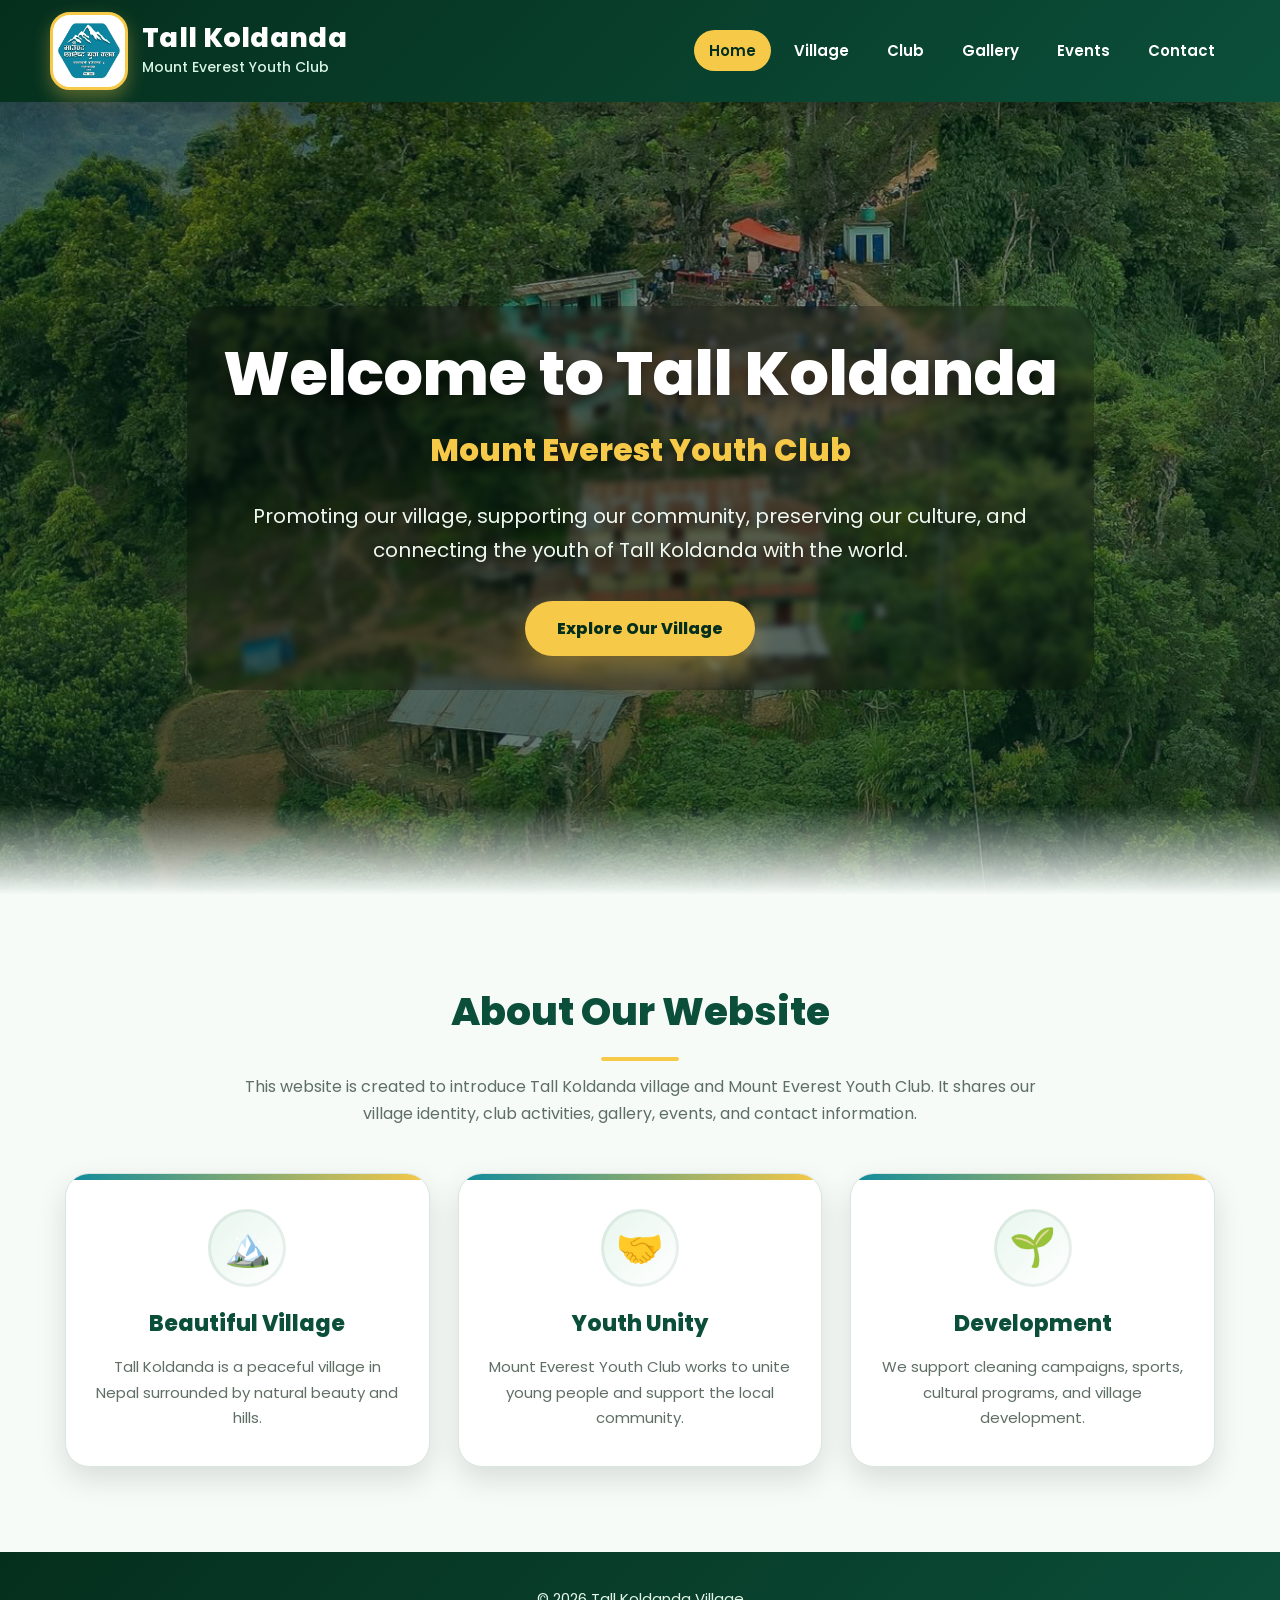
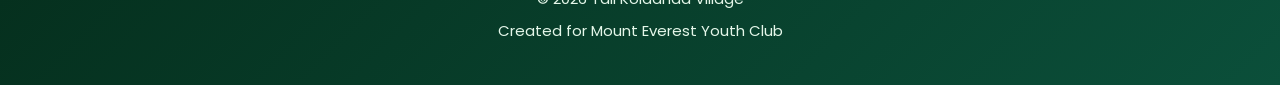
<file: index.html>
<!DOCTYPE html>
<html lang="en">
<head>
  <meta charset="UTF-8">
  <meta name="viewport" content="width=device-width, initial-scale=1.0">
  <title>Tall Koldanda | Home</title>
  <link rel="stylesheet" href="style.css">
</head>
<body>

<header>
  <div class="navbar">
    <div class="logo-box">
      <img src="logo.jpeg" alt="Mount Everest Youth Club Logo" class="logo-img">

      <div class="logo-text">
        <h1>Tall Koldanda</h1>
        <p>Mount Everest Youth Club</p>
      </div>
    </div>

    <nav>
      <ul>
        <li><a href="index.html" class="active">Home</a></li>
        <li><a href="about.html">Village</a></li>
        <li><a href="club.html">Club</a></li>
        <li><a href="gallery.html">Gallery</a></li>
        <li><a href="events.html">Events</a></li>
        <li><a href="contact.html">Contact</a></li>
      </ul>
    </nav>
  </div>
</header>

<section class="hero">
  <div class="hero-content">
    <h2>Welcome to Tall Koldanda</h2>
    <h3>Mount Everest Youth Club</h3>
    <p>
      Promoting our village, supporting our community, preserving our culture,
      and connecting the youth of Tall Koldanda with the world.
    </p>
    <a href="about.html" class="btn">Explore Our Village</a>
  </div>
</section>

<section>
  <div class="section-title">
    <h2>About Our Website</h2>
    <p>
      This website is created to introduce Tall Koldanda village and Mount Everest Youth Club.
      It shares our village identity, club activities, gallery, events, and contact information.
    </p>
  </div>

  <div class="cards">
    <div class="card">
      <div class="icon">🏔️</div>
      <h3>Beautiful Village</h3>
      <p>Tall Koldanda is a peaceful village in Nepal surrounded by natural beauty and hills.</p>
    </div>

    <div class="card">
      <div class="icon">🤝</div>
      <h3>Youth Unity</h3>
      <p>Mount Everest Youth Club works to unite young people and support the local community.</p>
    </div>

    <div class="card">
      <div class="icon">🌱</div>
      <h3>Development</h3>
      <p>We support cleaning campaigns, sports, cultural programs, and village development.</p>
    </div>
  </div>
</section>

<footer>
  <p>&copy; 2026 Tall Koldanda Village</p>
  <p>Created for Mount Everest Youth Club</p>
</footer>

</body>
</html>
</file>
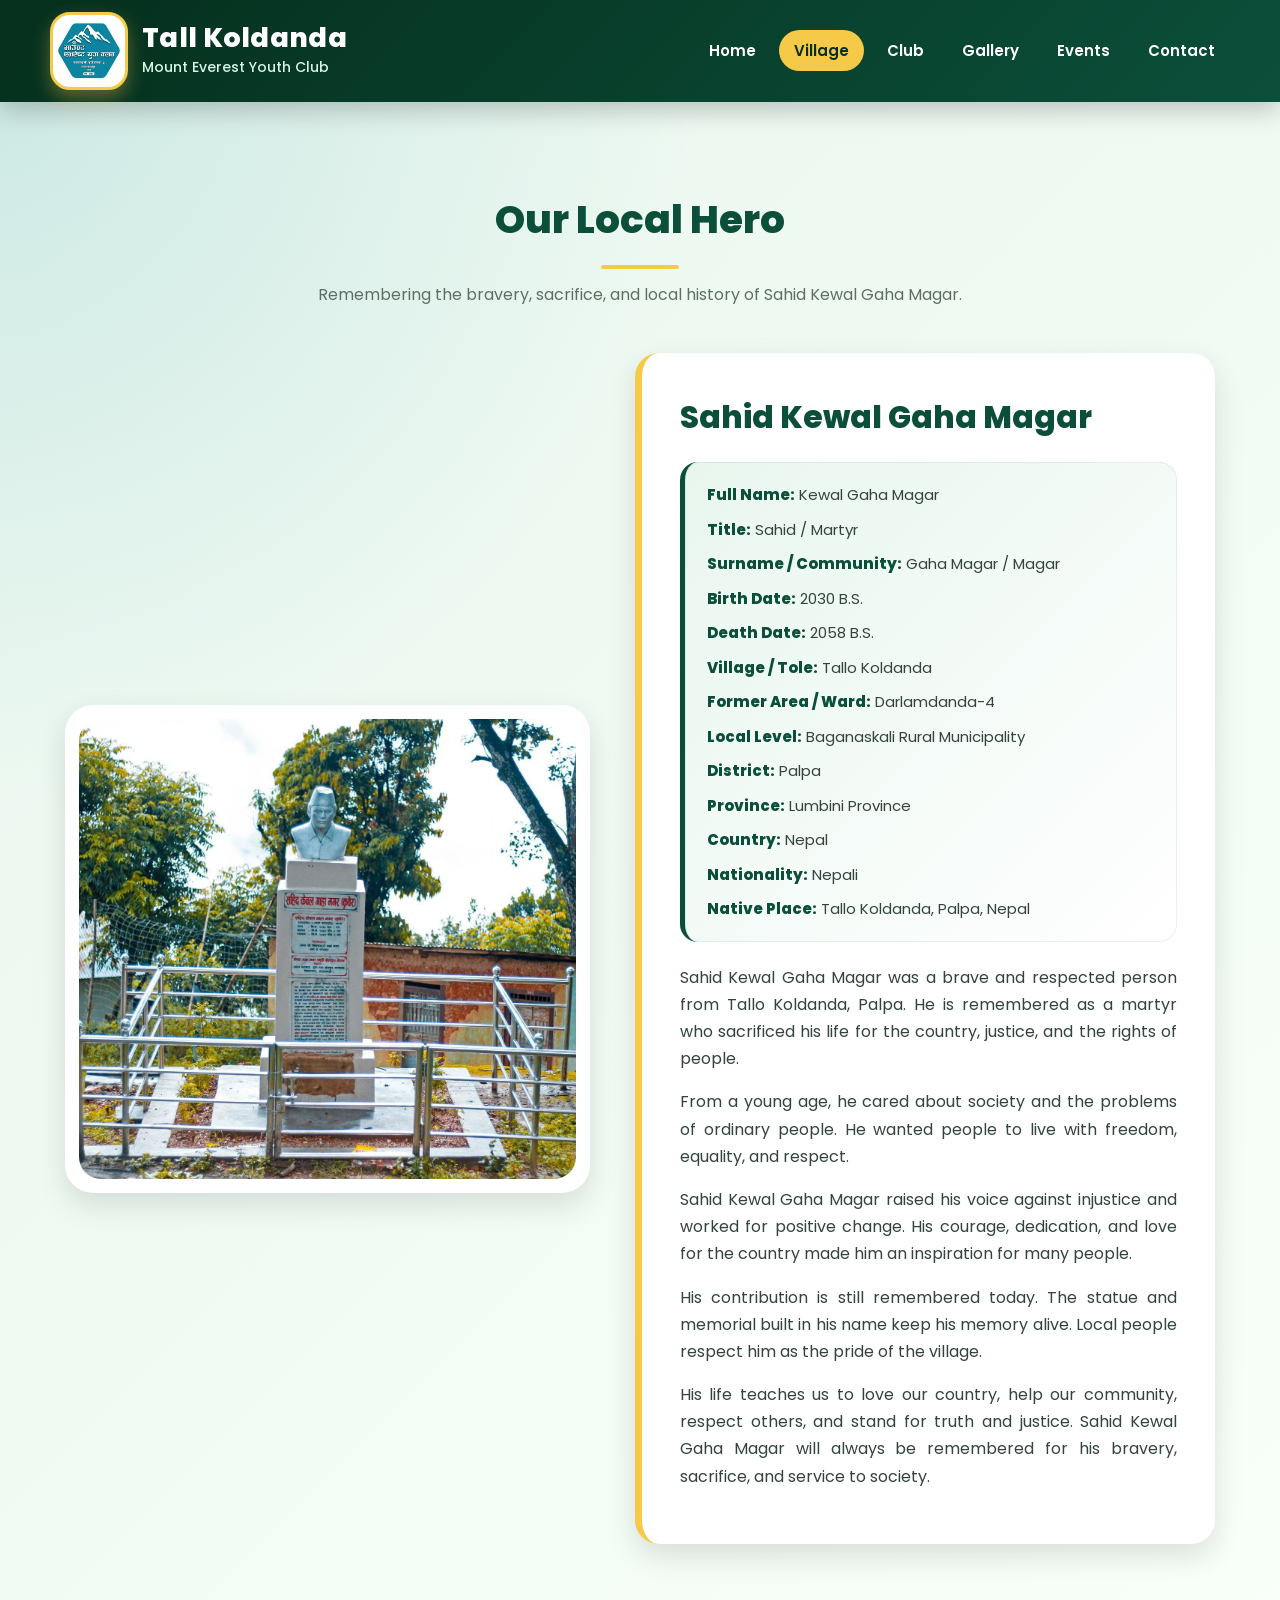
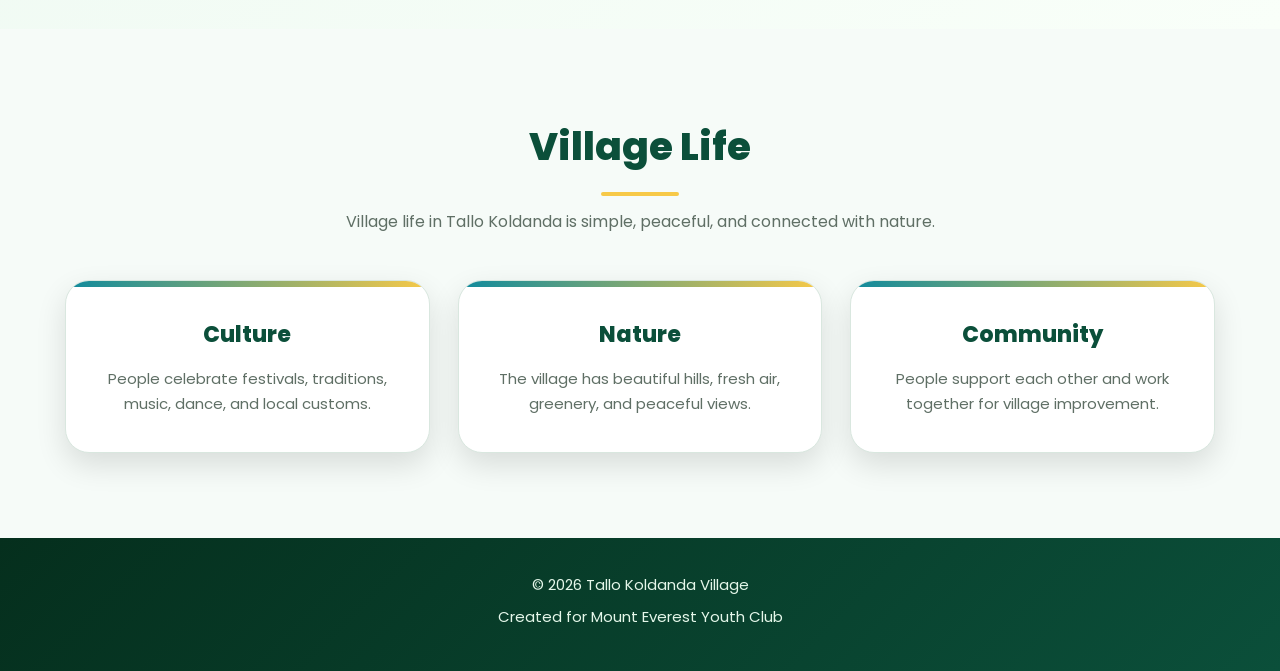
<file: about.html>
<!DOCTYPE html>
<html lang="en">
<head>
  <meta charset="UTF-8">
  <meta name="viewport" content="width=device-width, initial-scale=1.0">
  <title>About Tall Koldanda</title>
  <link rel="stylesheet" href="style.css">
</head>
<body>

<header>
  <div class="navbar">
    <div class="logo-box">
      <img src="logo.jpeg" alt="Mount Everest Youth Club Logo" class="logo-img">

      <div class="logo-text">
        <h1>Tall Koldanda</h1>
        <p>Mount Everest Youth Club</p>
      </div>
    </div>

    <nav>
      <ul>
        <li><a href="index.html">Home</a></li>
        <li><a href="about.html" class="active">Village</a></li>
        <li><a href="club.html">Club</a></li>
        <li><a href="gallery.html">Gallery</a></li>
        <li><a href="events.html">Events</a></li>
        <li><a href="contact.html">Contact</a></li>
      </ul>
    </nav>
  </div>
</header>

<!-- LOCAL HERO SECTION START -->
<section class="memorial-section green-bg">
  <div class="section-title">
    <h2>Our Local Hero</h2>
    <p>
      Remembering the bravery, sacrifice, and local history of Sahid Kewal Gaha Magar.
    </p>
  </div>

  <div class="memorial-container">
    <div class="memorial-image">
      <img src="kabalgaha.jpeg" alt="Sahid Kewal Gaha Magar Memorial Statue">
    </div>

    <div class="memorial-text">
      <h3>Sahid Kewal Gaha Magar</h3>

      <div class="memorial-details">
        <p><strong>Full Name:</strong> Kewal Gaha Magar</p>
        <p><strong>Title:</strong> Sahid / Martyr</p>
        <p><strong>Surname / Community:</strong> Gaha Magar / Magar</p>
        <p><strong>Birth Date:</strong> 2030 B.S.</p>
        <p><strong>Death Date:</strong> 2058 B.S.</p>
        <p><strong>Village / Tole:</strong> Tallo Koldanda</p>
        <p><strong>Former Area / Ward:</strong> Darlamdanda-4</p>
        <p><strong>Local Level:</strong> Baganaskali Rural Municipality</p>
        <p><strong>District:</strong> Palpa</p>
        <p><strong>Province:</strong> Lumbini Province</p>
        <p><strong>Country:</strong> Nepal</p>
        <p><strong>Nationality:</strong> Nepali</p>
        <p><strong>Native Place:</strong> Tallo Koldanda, Palpa, Nepal</p>
      </div>

      <p>
        Sahid Kewal Gaha Magar was a brave and respected person from
        Tallo Koldanda, Palpa. He is remembered as a martyr who sacrificed
        his life for the country, justice, and the rights of people.
      </p>

      <p>
        From a young age, he cared about society and the problems of ordinary
        people. He wanted people to live with freedom, equality, and respect.
      </p>

      <p>
        Sahid Kewal Gaha Magar raised his voice against injustice and worked
        for positive change. His courage, dedication, and love for the country
        made him an inspiration for many people.
      </p>

      <p>
        His contribution is still remembered today. The statue and memorial
        built in his name keep his memory alive. Local people respect him as
        the pride of the village.
      </p>

      <p>
        His life teaches us to love our country, help our community, respect
        others, and stand for truth and justice. Sahid Kewal Gaha Magar will
        always be remembered for his bravery, sacrifice, and service to society.
      </p>
    </div>
  </div>
</section>
<!-- LOCAL HERO SECTION END -->

<section>
  <div class="section-title">
    <h2>Village Life</h2>
    <p>Village life in Tallo Koldanda is simple, peaceful, and connected with nature.</p>
  </div>

  <div class="cards">
    <div class="card">
      <h3>Culture</h3>
      <p>People celebrate festivals, traditions, music, dance, and local customs.</p>
    </div>

    <div class="card">
      <h3>Nature</h3>
      <p>The village has beautiful hills, fresh air, greenery, and peaceful views.</p>
    </div>

    <div class="card">
      <h3>Community</h3>
      <p>People support each other and work together for village improvement.</p>
    </div>
  </div>
</section>

<footer>
  <p>&copy; 2026 Tallo Koldanda Village</p>
  <p>Created for Mount Everest Youth Club</p>
</footer>

</body>
</html>
</file>
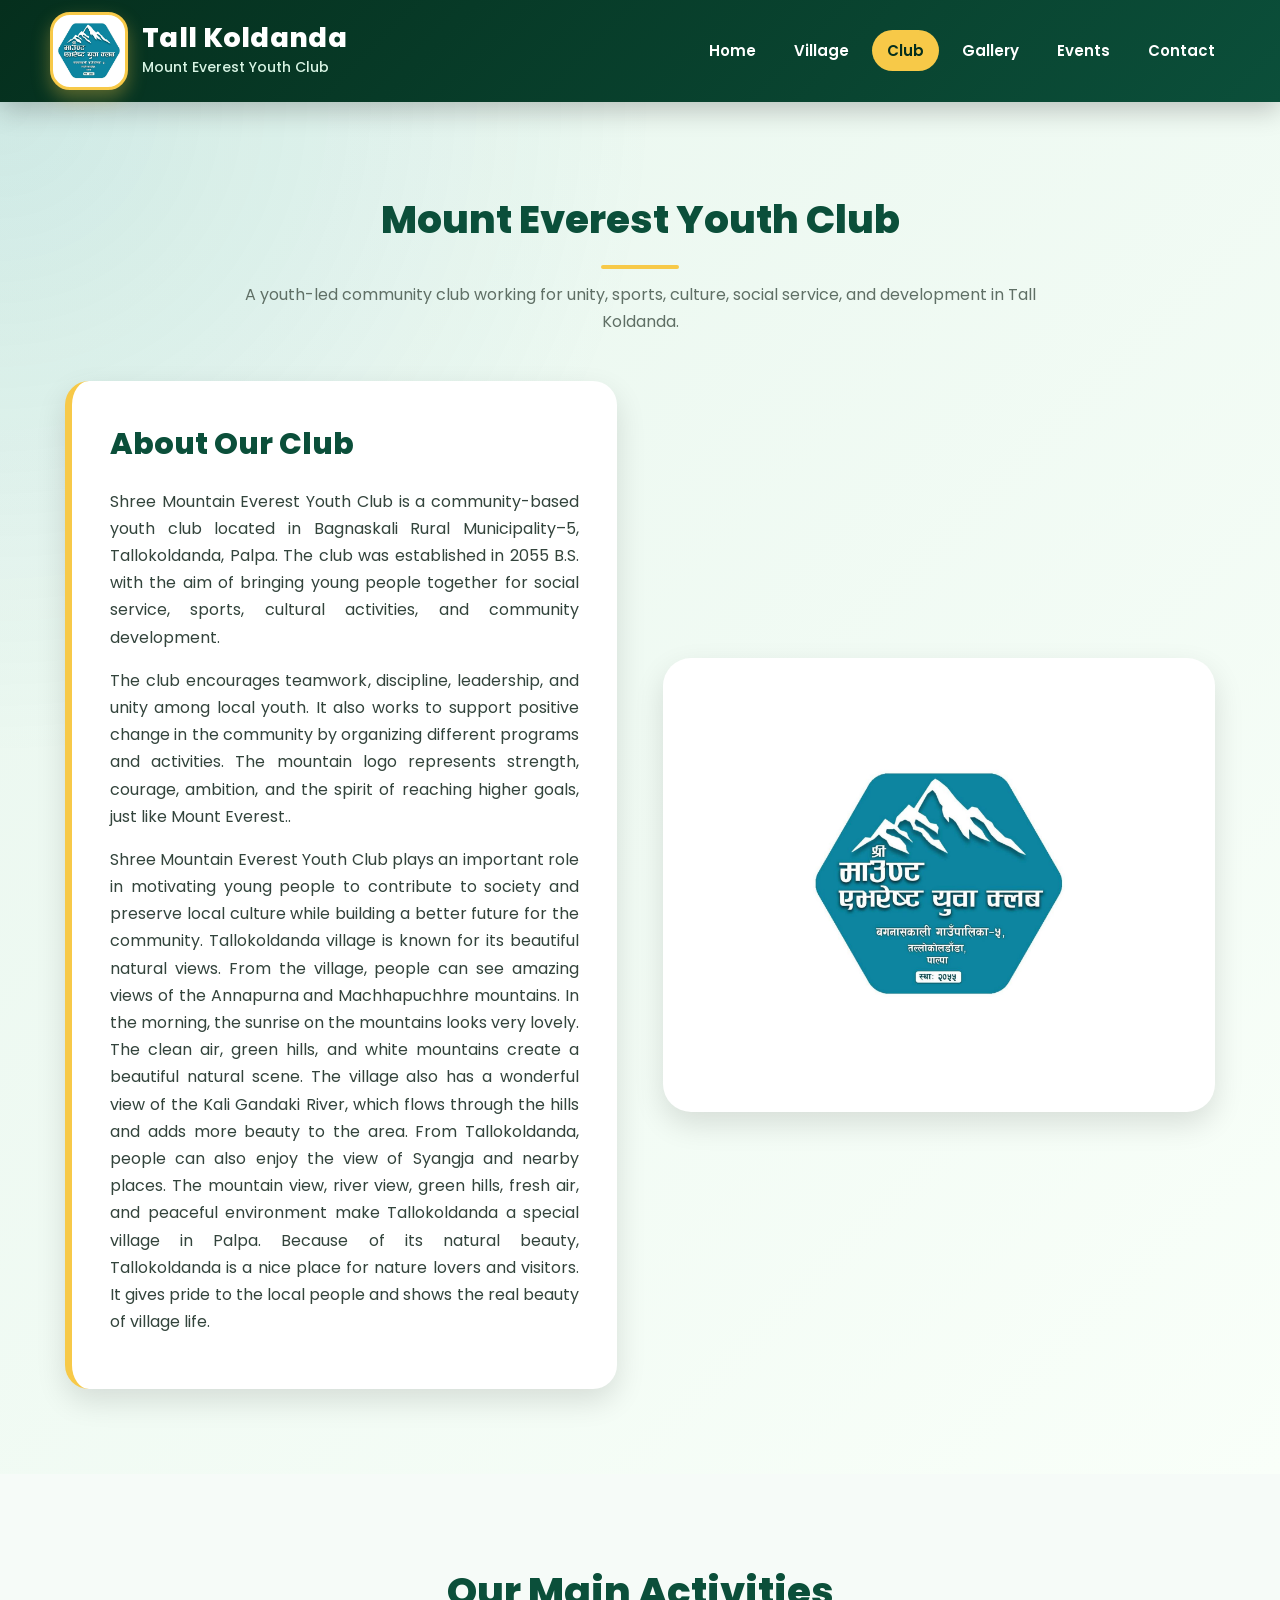
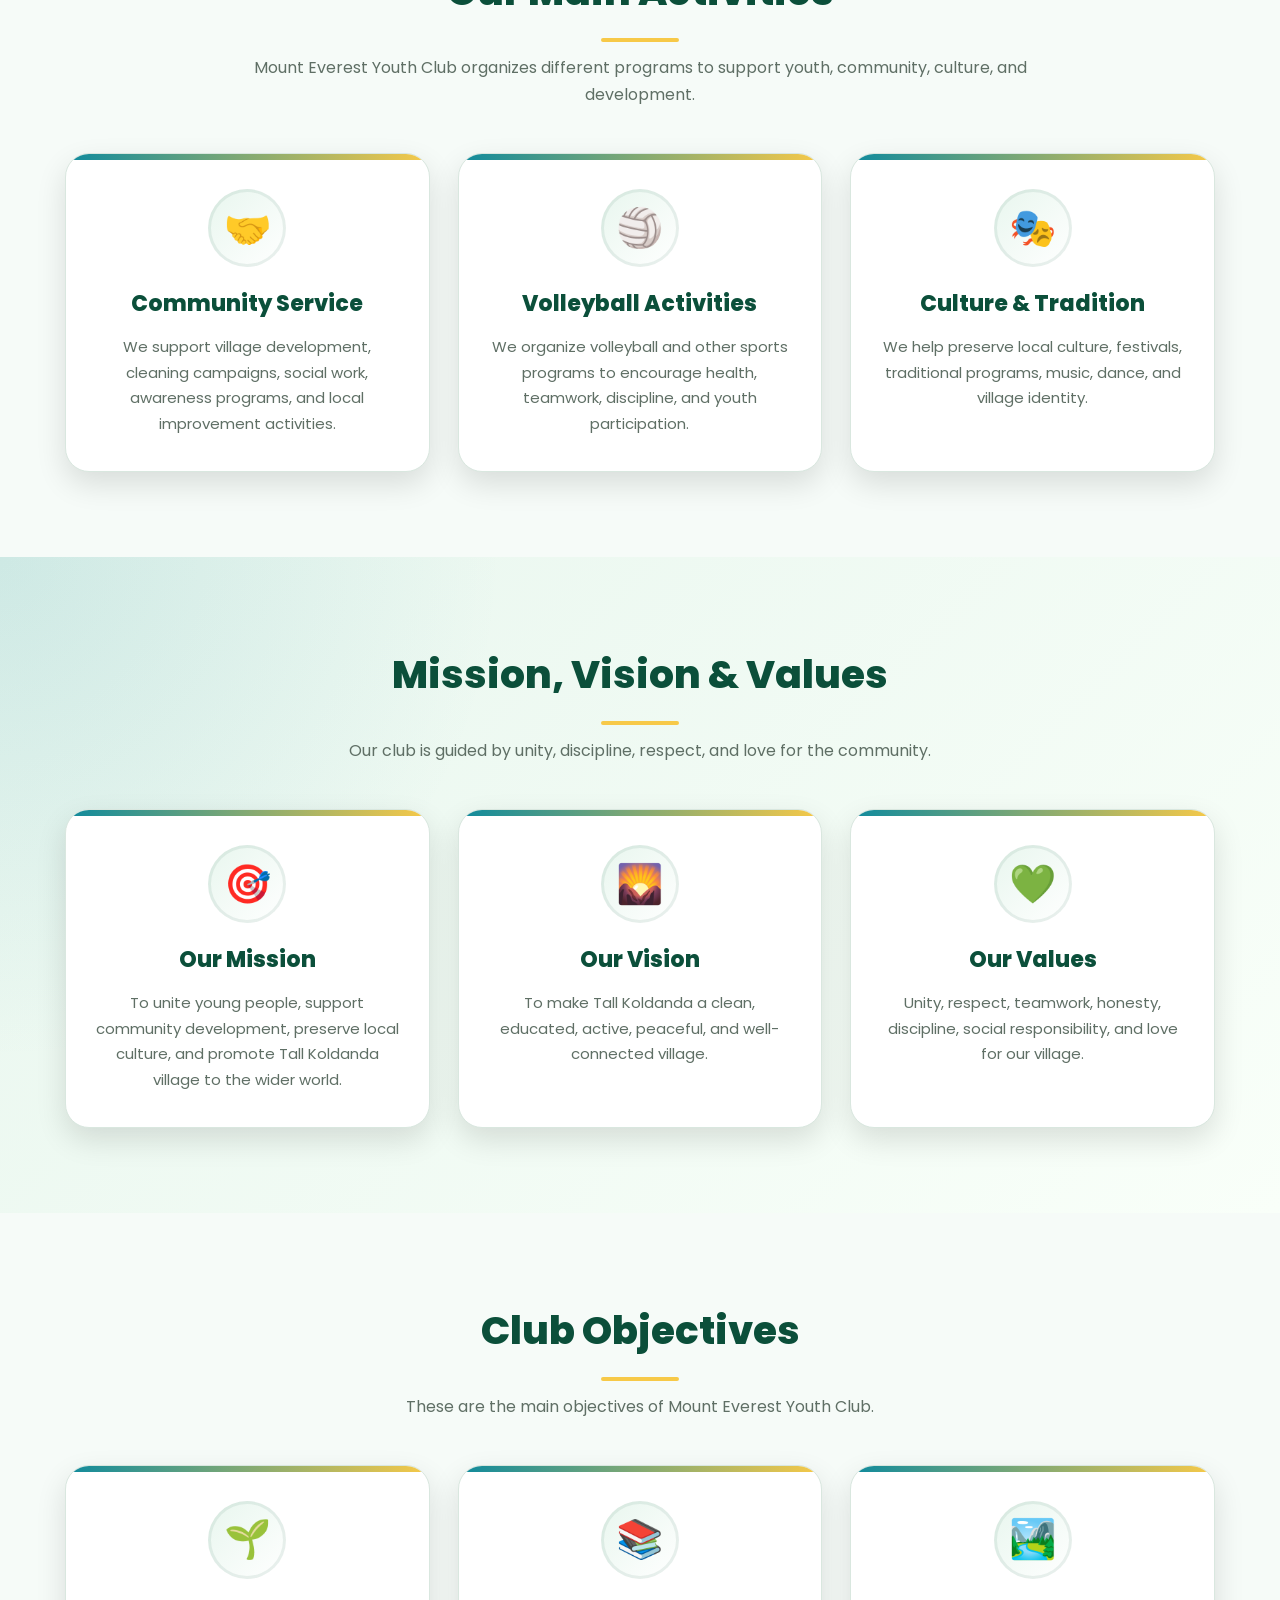
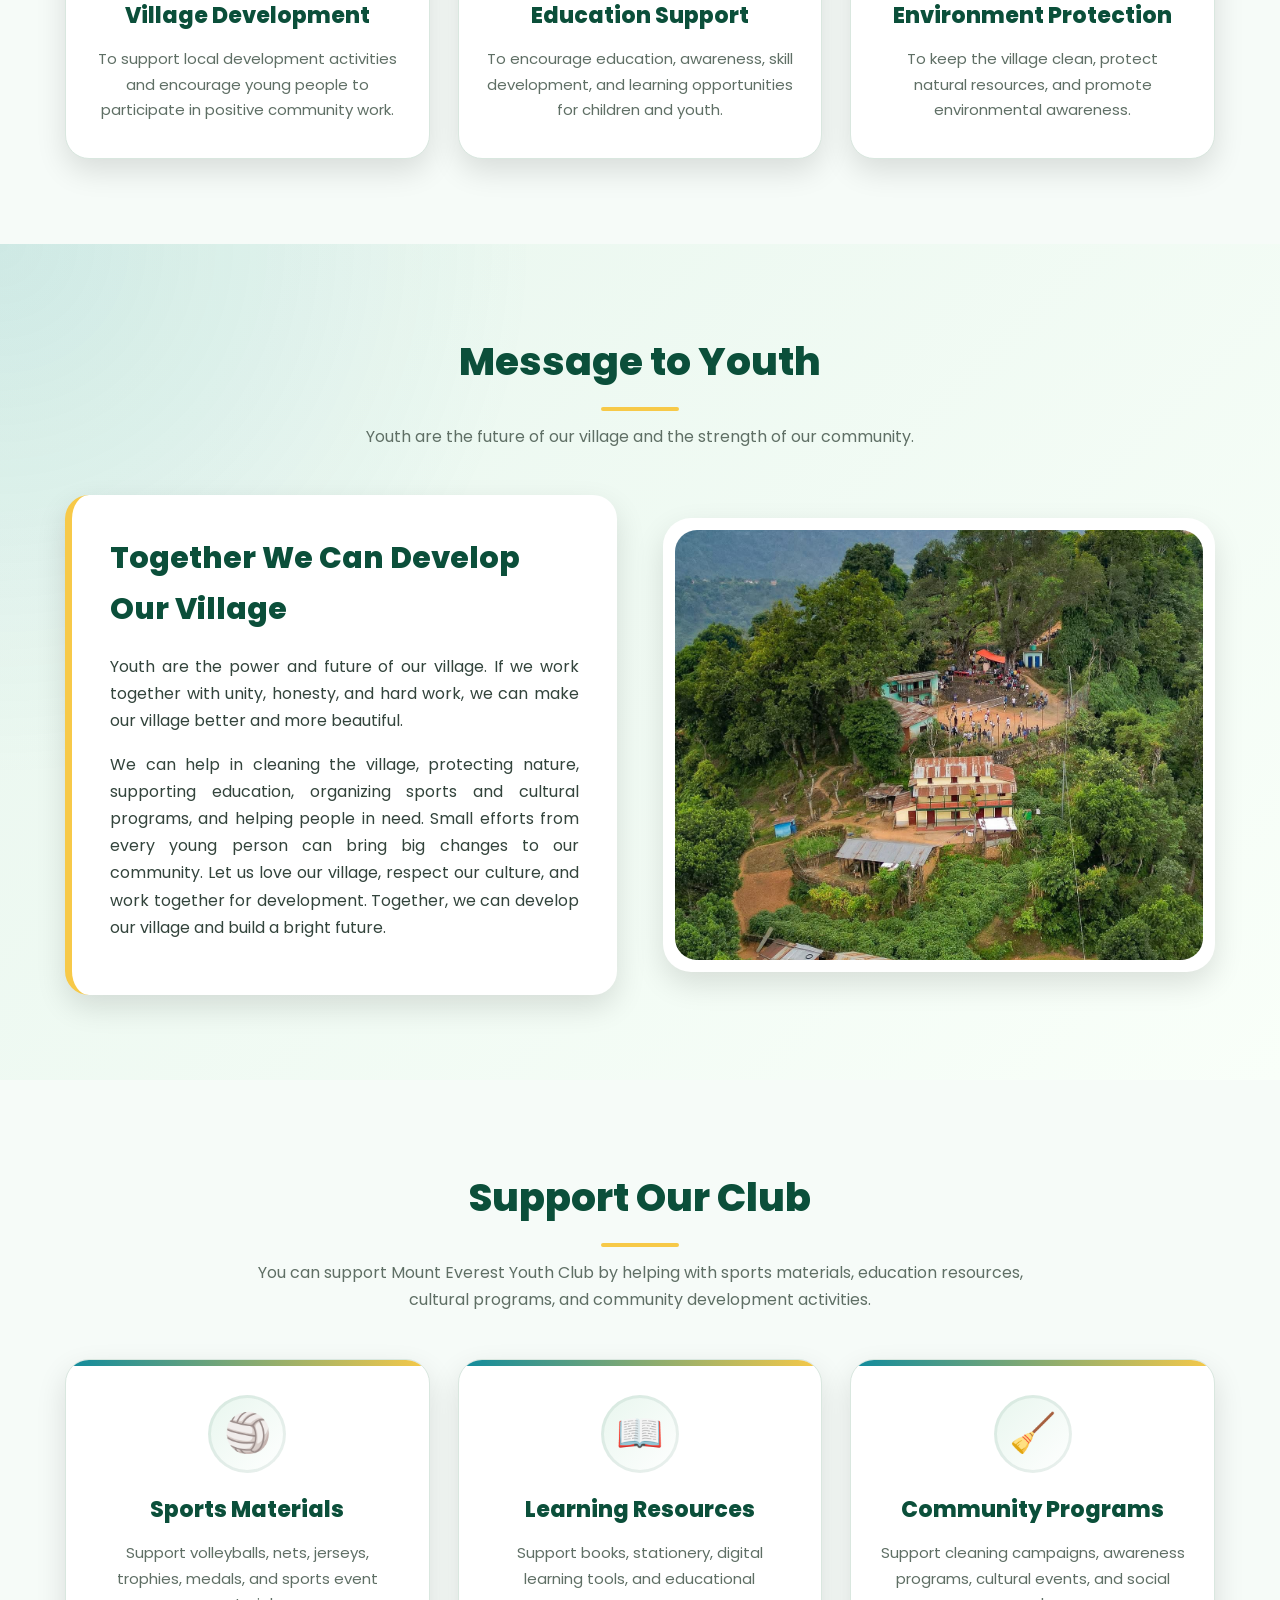
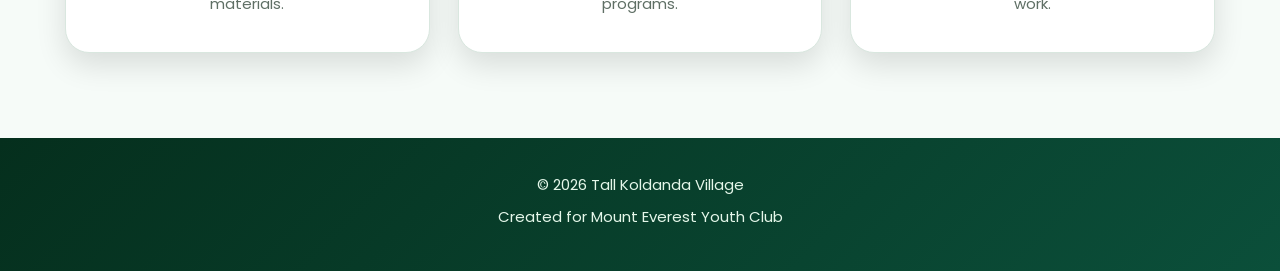
<file: club.html>
<!DOCTYPE html>
<html lang="en">
<head>
  <meta charset="UTF-8">
  <meta name="viewport" content="width=device-width, initial-scale=1.0">
  <title>Mount Everest Youth Club</title>
  <link rel="stylesheet" href="style.css">
</head>
<body>

<header>
  <div class="navbar">
    <div class="logo-box">
      <img src="logo.jpeg" alt="Mount Everest Youth Club Logo" class="logo-img">

      <div class="logo-text">
        <h1>Tall Koldanda</h1>
        <p>Mount Everest Youth Club</p>
      </div>
    </div>

    <nav>
      <ul>
        <li><a href="index.html">Home</a></li>
        <li><a href="about.html">Village</a></li>
        <li><a href="club.html" class="active">Club</a></li>
        <li><a href="gallery.html">Gallery</a></li>
        <li><a href="events.html">Events</a></li>
        <li><a href="contact.html">Contact</a></li>
      </ul>
    </nav>
  </div>
</header>

<!-- CLUB INTRO SECTION START -->
<section class="green-bg">
  <div class="section-title">
    <h2>Mount Everest Youth Club</h2>
    <p>
      A youth-led community club working for unity, sports, culture,
      social service, and development in Tall Koldanda.
    </p>
  </div>

  <div class="about-container">
    <div class="about-text">
      <h3>About Our Club</h3>

      <p>
        Shree Mountain Everest Youth Club is a community-based youth club located in Bagnaskali Rural Municipality–5, 
        Tallokoldanda, Palpa. The club was established in 2055 B.S. with the aim of bringing young people together for 
        social service, sports, cultural activities, and community development.
      </p>

      <p>
        The club encourages teamwork, discipline, leadership, and unity among local youth. 
        It also works to support positive change in the community by organizing different programs and activities. 
        The mountain logo represents strength, courage, ambition, and the spirit of reaching higher goals, just like Mount Everest..
      </p>

      <p>
        Shree Mountain Everest Youth Club plays an important role in motivating young people to contribute to society and preserve 
        local culture while building a better future for the community.
        Tallokoldanda village is known for its beautiful natural views. From the village, 
        people can see amazing views of the Annapurna and Machhapuchhre mountains. 
        In the morning, the sunrise on the mountains looks very lovely. 
        The clean air, green hills, and white mountains create a beautiful natural scene. 
        The village also has a wonderful view of the Kali Gandaki River, which flows through the hills and adds more beauty to the area.
      From Tallokoldanda, people can also enjoy the view of Syangja and nearby places. 
      The mountain view, river view, green hills, fresh air, and peaceful environment make Tallokoldanda a special village in Palpa.
Because of its natural beauty, Tallokoldanda is a nice place for nature lovers and visitors.
 It gives pride to the local people and shows the real beauty of village life.
      </p>
    </div>

    <div class="about-image">
      <img src="logo.jpeg" alt="Mount Everest Youth Club Logo">
    </div>
  </div>
</section>
<!-- CLUB INTRO SECTION END -->

<!-- ACTIVITIES SECTION START -->
<section>
  <div class="section-title">
    <h2>Our Main Activities</h2>
    <p>
      Mount Everest Youth Club organizes different programs to support youth,
      community, culture, and development.
    </p>
  </div>

  <div class="cards">
    <div class="card">
      <div class="icon">🤝</div>
      <h3>Community Service</h3>
      <p>
        We support village development, cleaning campaigns, social work,
        awareness programs, and local improvement activities.
      </p>
    </div>

    <div class="card">
      <div class="icon">🏐</div>
      <h3>Volleyball Activities</h3>
      <p>
        We organize volleyball and other sports programs to encourage health,
        teamwork, discipline, and youth participation.
      </p>
    </div>

    <div class="card">
      <div class="icon">🎭</div>
      <h3>Culture & Tradition</h3>
      <p>
        We help preserve local culture, festivals, traditional programs,
        music, dance, and village identity.
      </p>
    </div>
  </div>
</section>
<!-- ACTIVITIES SECTION END -->

<!-- MISSION SECTION START -->
<section class="green-bg">
  <div class="section-title">
    <h2>Mission, Vision & Values</h2>
    <p>
      Our club is guided by unity, discipline, respect, and love for the community.
    </p>
  </div>

  <div class="cards">
    <div class="card">
      <div class="icon">🎯</div>
      <h3>Our Mission</h3>
      <p>
        To unite young people, support community development, preserve local culture,
        and promote Tall Koldanda village to the wider world.
      </p>
    </div>

    <div class="card">
      <div class="icon">🌄</div>
      <h3>Our Vision</h3>
      <p>
        To make Tall Koldanda a clean, educated, active, peaceful, and well-connected village.
      </p>
    </div>

    <div class="card">
      <div class="icon">💚</div>
      <h3>Our Values</h3>
      <p>
        Unity, respect, teamwork, honesty, discipline, social responsibility,
        and love for our village.
      </p>
    </div>
  </div>
</section>
<!-- MISSION SECTION END -->

<!-- OBJECTIVES SECTION START -->
<section>
  <div class="section-title">
    <h2>Club Objectives</h2>
    <p>
      These are the main objectives of Mount Everest Youth Club.
    </p>
  </div>

  <div class="cards">
    <div class="card">
      <div class="icon">🌱</div>
      <h3>Village Development</h3>
      <p>
        To support local development activities and encourage young people to
        participate in positive community work.
      </p>
    </div>

    <div class="card">
      <div class="icon">📚</div>
      <h3>Education Support</h3>
      <p>
        To encourage education, awareness, skill development, and learning
        opportunities for children and youth.
      </p>
    </div>

    <div class="card">
      <div class="icon">🏞️</div>
      <h3>Environment Protection</h3>
      <p>
        To keep the village clean, protect natural resources, and promote
        environmental awareness.
      </p>
    </div>
  </div>
</section>
<!-- OBJECTIVES SECTION END -->

<!-- YOUTH MESSAGE SECTION START -->
<section class="green-bg">
  <div class="section-title">
    <h2>Message to Youth</h2>
    <p>
      Youth are the future of our village and the strength of our community.
    </p>
  </div>

  <div class="about-container">
    <div class="about-text">
      <h3>Together We Can Develop Our Village</h3>

      <p>
       Youth are the power and future of our village. 
       If we work together with unity, honesty, and hard work,
        we can make our village better and more beautiful.
      </p>

      <p>
        We can help in cleaning the village, protecting nature, supporting education, organizing sports
         and cultural programs, and helping people in need. Small efforts from every young person can
          bring big changes to our community.
Let us love our village, respect our culture, and work together for development. 
Together, we can develop our village and build a bright future.
      </p>
    </div>

    <div class="about-image">
      <img src="village-bg.jpeg" alt="Tall Koldanda Village">
    </div>
  </div>
</section>
<!-- YOUTH MESSAGE SECTION END -->

<!-- SUPPORT SECTION START -->
<section>
  <div class="section-title">
    <h2>Support Our Club</h2>
    <p>
      You can support Mount Everest Youth Club by helping with sports materials,
      education resources, cultural programs, and community development activities.
    </p>
  </div>

  <div class="cards">
    <div class="card">
      <div class="icon">🏐</div>
      <h3>Sports Materials</h3>
      <p>
        Support volleyballs, nets, jerseys, trophies, medals, and sports event materials.
      </p>
    </div>

    <div class="card">
      <div class="icon">📖</div>
      <h3>Learning Resources</h3>
      <p>
        Support books, stationery, digital learning tools, and educational programs.
      </p>
    </div>

    <div class="card">
      <div class="icon">🧹</div>
      <h3>Community Programs</h3>
      <p>
        Support cleaning campaigns, awareness programs, cultural events, and social work.
      </p>
    </div>
  </div>
</section>
<!-- SUPPORT SECTION END -->

<footer>
  <p>&copy; 2026 Tall Koldanda Village</p>
  <p>Created for Mount Everest Youth Club</p>
</footer>

</body>
</html>
</file>
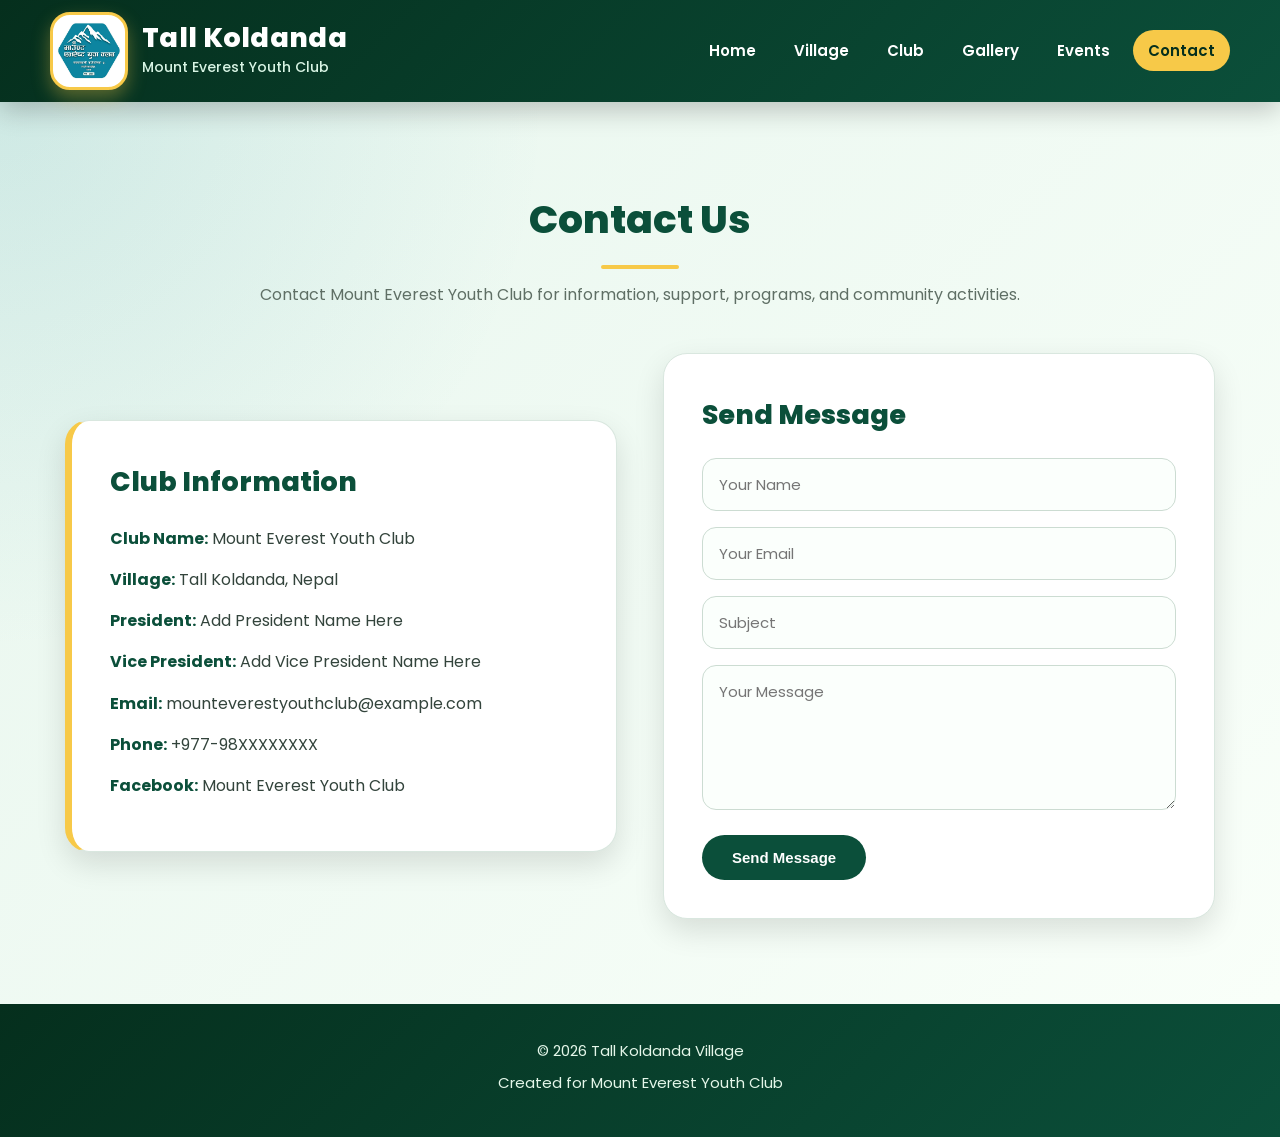
<file: contact.html>
<!DOCTYPE html>
<html lang="en">
<head>
  <meta charset="UTF-8">
  <meta name="viewport" content="width=device-width, initial-scale=1.0">
  <title>Contact | Tall Koldanda</title>
  <link rel="stylesheet" href="style.css">
</head>
<body>

<header>
  <div class="navbar">
    <div class="logo-box">
      <img src="logo.jpeg" alt="Mount Everest Youth Club Logo" class="logo-img">

      <div class="logo-text">
        <h1>Tall Koldanda</h1>
        <p>Mount Everest Youth Club</p>
      </div>
    </div>

    <nav>
      <ul>
        <li><a href="index.html">Home</a></li>
        <li><a href="about.html">Village</a></li>
        <li><a href="club.html">Club</a></li>
        <li><a href="gallery.html">Gallery</a></li>
        <li><a href="events.html">Events</a></li>
        <li><a href="contact.html" class="active">Contact</a></li>
      </ul>
    </nav>
  </div>
</header>

<section class="green-bg">
  <div class="section-title">
    <h2>Contact Us</h2>
    <p>
      Contact Mount Everest Youth Club for information, support,
      programs, and community activities.
    </p>
  </div>

  <div class="contact-container">
    <div class="contact-info">
      <h3>Club Information</h3>

      <p><strong>Club Name:</strong> Mount Everest Youth Club</p>
      <p><strong>Village:</strong> Tall Koldanda, Nepal</p>
      <p><strong>President:</strong> Add President Name Here</p>
      <p><strong>Vice President:</strong> Add Vice President Name Here</p>
      <p><strong>Email:</strong> mounteverestyouthclub@example.com</p>
      <p><strong>Phone:</strong> +977-98XXXXXXXX</p>
      <p><strong>Facebook:</strong> Mount Everest Youth Club</p>
    </div>

    <div class="contact-form">
      <h3>Send Message</h3>

      <form>
        <input type="text" placeholder="Your Name" required>
        <input type="email" placeholder="Your Email" required>
        <input type="text" placeholder="Subject" required>
        <textarea placeholder="Your Message" required></textarea>
        <button type="submit">Send Message</button>
      </form>
    </div>
  </div>
</section>

<footer>
  <p>&copy; 2026 Tall Koldanda Village</p>
  <p>Created for Mount Everest Youth Club</p>
</footer>

</body>
</html>
</file>
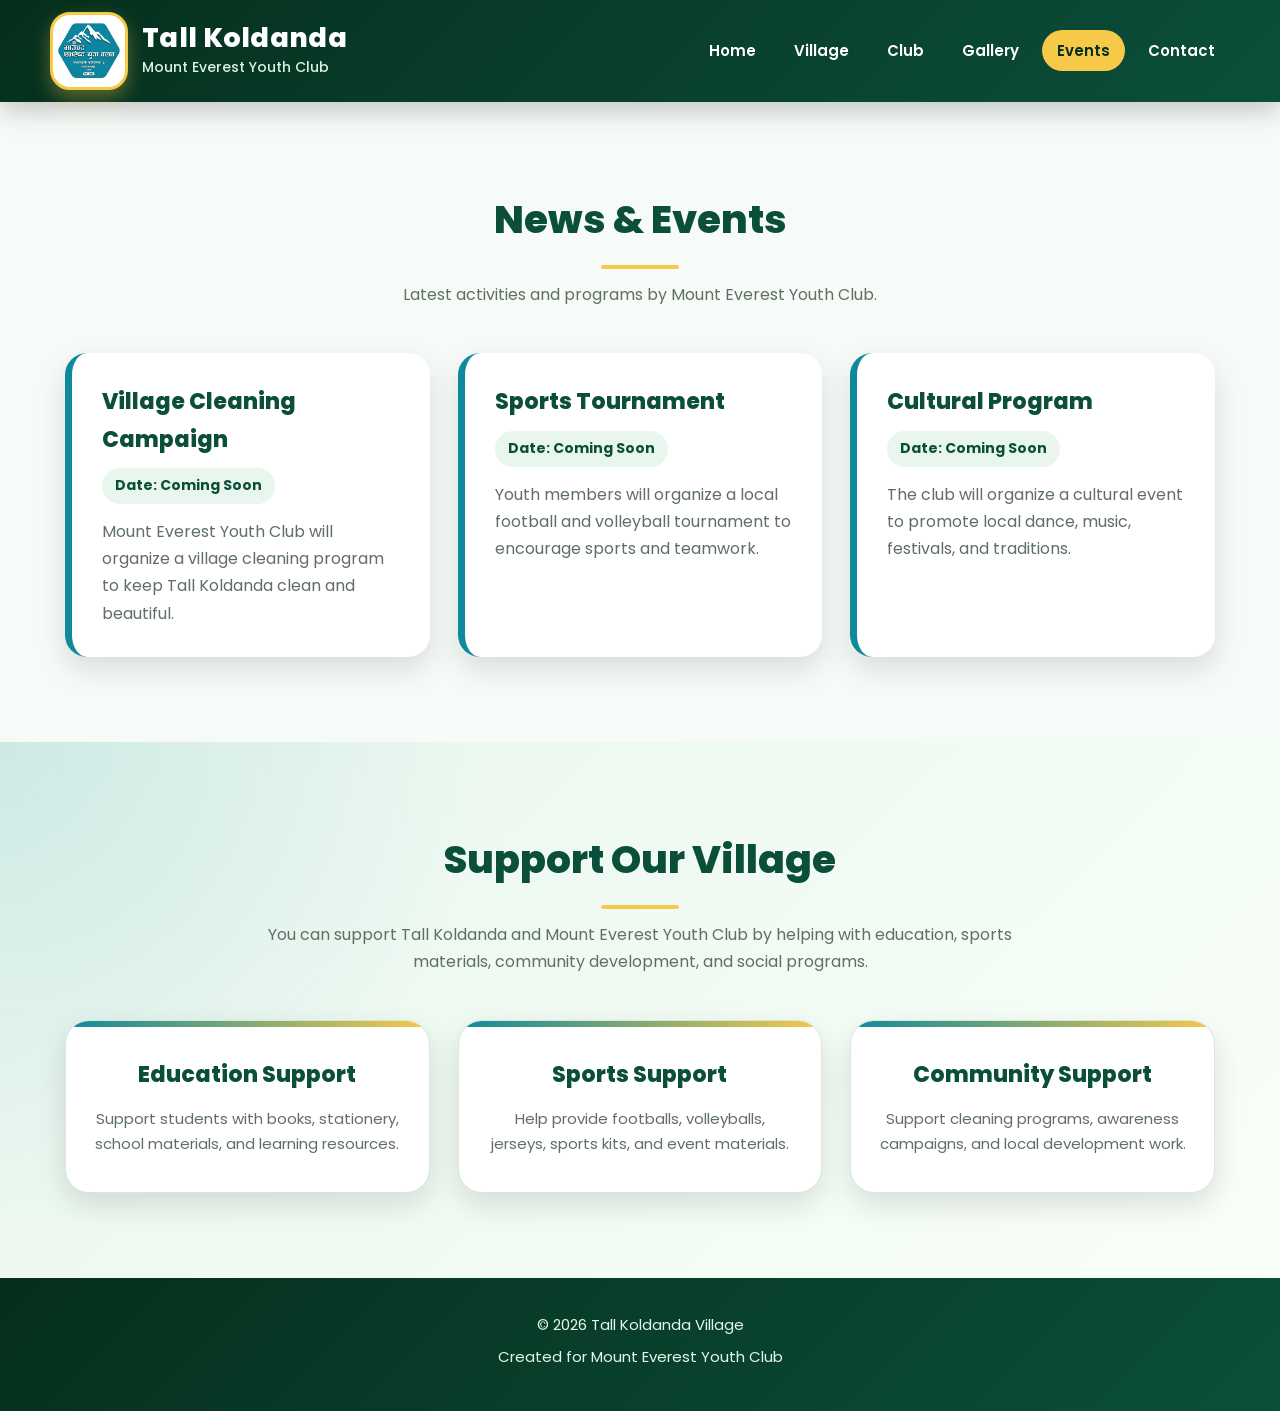
<file: events.html>
<!DOCTYPE html>
<html lang="en">
<head>
  <meta charset="UTF-8">
  <meta name="viewport" content="width=device-width, initial-scale=1.0">
  <title>Events | Tall Koldanda</title>
  <link rel="stylesheet" href="style.css">
</head>
<body>

<header>
  <div class="navbar">
    <div class="logo-box">
      <img src="logo.jpeg" alt="Mount Everest Youth Club Logo" class="logo-img">

      <div class="logo-text">
        <h1>Tall Koldanda</h1>
        <p>Mount Everest Youth Club</p>
      </div>
    </div>

    <nav>
      <ul>
        <li><a href="index.html">Home</a></li>
        <li><a href="about.html">Village</a></li>
        <li><a href="club.html">Club</a></li>
        <li><a href="gallery.html">Gallery</a></li>
        <li><a href="events.html" class="active">Events</a></li>
        <li><a href="contact.html">Contact</a></li>
      </ul>
    </nav>
  </div>
</header>

<section>
  <div class="section-title">
    <h2>News & Events</h2>
    <p>Latest activities and programs by Mount Everest Youth Club.</p>
  </div>

  <div class="event-list">
    <div class="event-box">
      <h3>Village Cleaning Campaign</h3>
      <span>Date: Coming Soon</span>
      <p>
        Mount Everest Youth Club will organize a village cleaning program
        to keep Tall Koldanda clean and beautiful.
      </p>
    </div>

    <div class="event-box">
      <h3>Sports Tournament</h3>
      <span>Date: Coming Soon</span>
      <p>
        Youth members will organize a local football and volleyball tournament
        to encourage sports and teamwork.
      </p>
    </div>

    <div class="event-box">
      <h3>Cultural Program</h3>
      <span>Date: Coming Soon</span>
      <p>
        The club will organize a cultural event to promote local dance, music,
        festivals, and traditions.
      </p>
    </div>
  </div>
</section>

<section class="green-bg">
  <div class="section-title">
    <h2>Support Our Village</h2>
    <p>
      You can support Tall Koldanda and Mount Everest Youth Club by helping
      with education, sports materials, community development, and social programs.
    </p>
  </div>

  <div class="cards">
    <div class="card">
      <h3>Education Support</h3>
      <p>Support students with books, stationery, school materials, and learning resources.</p>
    </div>

    <div class="card">
      <h3>Sports Support</h3>
      <p>Help provide footballs, volleyballs, jerseys, sports kits, and event materials.</p>
    </div>

    <div class="card">
      <h3>Community Support</h3>
      <p>Support cleaning programs, awareness campaigns, and local development work.</p>
    </div>
  </div>
</section>

<footer>
  <p>&copy; 2026 Tall Koldanda Village</p>
  <p>Created for Mount Everest Youth Club</p>
</footer>

</body>
</html>
</file>
<file: style.css>
@import url('https://fonts.googleapis.com/css2?family=Noto+Sans+Devanagari:wght@400;500;600;700;800&family=Poppins:wght@300;400;500;600;700;800&display=swap');

/* ==================================================
   Tallo Koldanda Village Website
   Mount Everest Youth Club
   Full Updated CSS
================================================== */

/* RESET */
* {
  margin: 0;
  padding: 0;
  box-sizing: border-box;
}

/* THEME COLORS */
:root {
  --primary: #0b4f3a;
  --primary-dark: #052f1d;
  --primary-light: #157a55;
  --secondary: #0f8a9d;
  --accent: #f7c948;

  --bg: #f6fbf8;
  --green-bg: #e8f6ee;
  --white: #ffffff;
  --black: #111827;
  --text: #33443c;
  --gray: #5f6f65;
  --border: #d9e7df;

  --shadow: 0 12px 30px rgba(0, 0, 0, 0.12);
  --shadow-hover: 0 22px 45px rgba(0, 0, 0, 0.18);
}

/* BASIC STYLE */
html {
  scroll-behavior: smooth;
}

body {
  font-family: 'Poppins', 'Noto Sans Devanagari', Arial, sans-serif;
  background: var(--bg);
  color: var(--black);
  line-height: 1.7;
}

::selection {
  background: var(--accent);
  color: var(--primary-dark);
}

img {
  max-width: 100%;
  display: block;
}

/* ==================================================
   HEADER / NAVBAR
================================================== */

header {
  background: linear-gradient(135deg, var(--primary-dark), var(--primary));
  color: var(--white);
  padding: 12px 50px;
  position: sticky;
  top: 0;
  z-index: 999;
  box-shadow: 0 8px 25px rgba(0, 0, 0, 0.22);
}

.navbar {
  max-width: 1250px;
  margin: auto;
  display: flex;
  align-items: center;
  justify-content: space-between;
  gap: 25px;
}

/* LOGO LEFT */
.logo-box {
  display: flex;
  align-items: center;
  gap: 14px;
}

.logo-img {
  width: 78px;
  height: 78px;
  border-radius: 20px;
  object-fit: cover;
  background: var(--white);
  padding: 4px;
  border: 3px solid var(--accent);
  box-shadow: 0 8px 18px rgba(247, 201, 72, 0.35);
  transition: 0.3s ease;
}

.logo-img:hover {
  transform: scale(1.05);
}

.logo-text h1 {
  font-size: 27px;
  font-weight: 800;
  line-height: 1.15;
  color: var(--white);
  letter-spacing: 0.3px;
}

.logo-text p {
  font-size: 14px;
  color: #d8f4e4;
  font-weight: 500;
  margin-top: 3px;
}

/* NAV RIGHT */
nav {
  margin-left: auto;
}

nav ul {
  list-style: none;
  display: flex;
  align-items: center;
  justify-content: flex-end;
  gap: 8px;
  flex-wrap: wrap;
}

nav ul li a {
  text-decoration: none;
  color: var(--white);
  font-size: 15px;
  font-weight: 600;
  padding: 10px 15px;
  border-radius: 999px;
  transition: all 0.3s ease;
}

nav ul li a:hover,
nav ul li a.active {
  background: var(--accent);
  color: var(--primary-dark);
}

/* ==================================================
   HOME HERO BACKGROUND
   Image file: village-bg.jpeg
================================================== */

.hero {
  min-height: 88vh;
  background:
    linear-gradient(rgba(3, 35, 22, 0.35), rgba(3, 35, 22, 0.65)),
    url("village-bg.jpeg");
  background-size: cover;
  background-position: center;
  background-repeat: no-repeat;
  background-attachment: fixed;

  color: var(--white);
  display: flex;
  align-items: center;
  justify-content: center;
  text-align: center;
  padding: 75px 25px;
  position: relative;
}

.hero::after {
  content: "";
  position: absolute;
  bottom: -1px;
  left: 0;
  width: 100%;
  height: 90px;
  background: linear-gradient(to top, var(--bg), transparent);
}

.hero-content {
  max-width: 920px;
  position: relative;
  z-index: 2;
  padding: 34px 36px;
  border-radius: 30px;
  background: rgba(0, 0, 0, 0.25);
  backdrop-filter: blur(3px);
  animation: fadeUp 1s ease;
}

.hero h2 {
  font-size: 62px;
  font-weight: 800;
  line-height: 1.1;
  margin-bottom: 16px;
  text-shadow: 0 6px 22px rgba(0, 0, 0, 0.75);
}

.hero h3 {
  font-size: 31px;
  color: var(--accent);
  font-weight: 800;
  margin-bottom: 22px;
  text-shadow: 0 5px 16px rgba(0, 0, 0, 0.65);
}

.hero p {
  max-width: 800px;
  margin: 0 auto 34px;
  font-size: 20px;
  color: #eef8f0;
  text-shadow: 0 4px 14px rgba(0, 0, 0, 0.65);
}

/* BUTTON */
.btn {
  display: inline-block;
  text-decoration: none;
  background: var(--accent);
  color: var(--primary-dark);
  padding: 14px 32px;
  border-radius: 999px;
  font-weight: 800;
  box-shadow: 0 12px 25px rgba(247, 201, 72, 0.35);
  transition: all 0.3s ease;
}

.btn:hover {
  background: var(--white);
  color: var(--primary-dark);
  transform: translateY(-4px);
}

/* ==================================================
   COMMON SECTIONS
================================================== */

section {
  padding: 85px 50px;
}

.section-title {
  text-align: center;
  margin-bottom: 45px;
}

.section-title h2 {
  display: inline-block;
  color: var(--primary);
  font-size: 39px;
  font-weight: 800;
  margin-bottom: 12px;
  position: relative;
}

.section-title h2::after {
  content: "";
  display: block;
  width: 78px;
  height: 4px;
  background: var(--accent);
  border-radius: 10px;
  margin: 12px auto 0;
}

.section-title p {
  max-width: 800px;
  margin: auto;
  color: var(--gray);
  font-size: 16px;
}

.green-bg {
  background:
    radial-gradient(circle at top left, rgba(15, 138, 157, 0.12), transparent 35%),
    linear-gradient(135deg, #e8f6ee, #f9fff9);
}

/* ==================================================
   CARDS
================================================== */

.cards {
  max-width: 1150px;
  margin: auto;
  display: grid;
  grid-template-columns: repeat(3, 1fr);
  gap: 28px;
}

.card {
  background: var(--white);
  padding: 35px 28px;
  border-radius: 24px;
  box-shadow: var(--shadow);
  text-align: center;
  border: 1px solid var(--border);
  position: relative;
  overflow: hidden;
  transition: all 0.35s ease;
}

.card::before {
  content: "";
  width: 100%;
  height: 6px;
  background: linear-gradient(90deg, var(--secondary), var(--accent));
  position: absolute;
  top: 0;
  left: 0;
}

.card:hover {
  transform: translateY(-10px);
  box-shadow: var(--shadow-hover);
}

.icon {
  width: 78px;
  height: 78px;
  margin: 0 auto 18px;
  border-radius: 50%;
  background: linear-gradient(135deg, var(--green-bg), #ffffff);
  display: flex;
  align-items: center;
  justify-content: center;
  font-size: 38px;
  box-shadow: inset 0 0 0 3px rgba(11, 79, 58, 0.08);
}

.card h3 {
  color: var(--primary);
  font-size: 22px;
  font-weight: 800;
  margin-bottom: 12px;
}

.card p {
  color: var(--gray);
  font-size: 15px;
}

/* ==================================================
   ABOUT / CLUB TWO-COLUMN SECTIONS
================================================== */

.about-container,
.contact-container {
  max-width: 1150px;
  margin: auto;
  display: grid;
  grid-template-columns: 1fr 1fr;
  gap: 46px;
  align-items: center;
}

.about-text {
  background: var(--white);
  padding: 38px;
  border-radius: 24px;
  box-shadow: var(--shadow);
  border-left: 7px solid var(--accent);
}

.about-text h3 {
  color: var(--primary);
  font-size: 30px;
  font-weight: 800;
  margin-bottom: 18px;
}

.about-text p {
  color: var(--text);
  margin-bottom: 16px;
  text-align: justify;
}

.about-image {
  background: var(--white);
  padding: 12px;
  border-radius: 28px;
  box-shadow: var(--shadow);
}

.about-image img {
  width: 100%;
  height: 430px;
  object-fit: cover;
  border-radius: 22px;
}

/* Better logo image on club page */
.about-image img[src="logo.jpeg"] {
  object-fit: contain;
  padding: 35px;
  background: #ffffff;
}

/* ==================================================
   MEMORIAL / LOCAL HERO SECTION
================================================== */

.memorial-section {
  background:
    radial-gradient(circle at top left, rgba(15, 138, 157, 0.12), transparent 35%),
    linear-gradient(135deg, #e8f6ee, #f9fff9);
}

.memorial-container {
  max-width: 1150px;
  margin: auto;
  display: grid;
  grid-template-columns: 0.95fr 1.05fr;
  gap: 45px;
  align-items: center;
}

.memorial-image {
  background: var(--white);
  padding: 14px;
  border-radius: 28px;
  box-shadow: var(--shadow);
}

.memorial-image img {
  width: 100%;
  height: 460px;
  object-fit: cover;
  object-position: center;
  border-radius: 22px;
}

.memorial-text {
  background: var(--white);
  padding: 38px;
  border-radius: 24px;
  box-shadow: var(--shadow);
  border-left: 7px solid var(--accent);
}

.memorial-text h3 {
  color: var(--primary);
  font-size: 31px;
  font-weight: 800;
  margin-bottom: 18px;
}

.memorial-text p {
  color: var(--text);
  margin-bottom: 16px;
  text-align: justify;
}

/* DETAILS BOX */
.memorial-details {
  background: linear-gradient(135deg, #e8f6ee, #ffffff);
  padding: 20px 22px;
  border-radius: 18px;
  margin-bottom: 22px;
  border-left: 5px solid var(--primary);
  box-shadow: inset 0 0 0 1px rgba(11, 79, 58, 0.08);
}

.memorial-details p {
  margin-bottom: 9px;
  color: var(--text);
  text-align: left;
  font-size: 15px;
}

.memorial-details p:last-child {
  margin-bottom: 0;
}

.memorial-details strong {
  color: var(--primary);
  font-weight: 800;
}

/* ==================================================
   CLUB PAGE EXTRA SECTIONS
================================================== */

.club-highlight {
  max-width: 1150px;
  margin: auto;
  background: linear-gradient(135deg, var(--primary), var(--primary-light));
  color: var(--white);
  padding: 42px;
  border-radius: 28px;
  box-shadow: var(--shadow);
  text-align: center;
}

.club-highlight h3 {
  font-size: 30px;
  margin-bottom: 14px;
  color: var(--accent);
}

.club-highlight p {
  max-width: 850px;
  margin: auto;
  color: #eaf8ef;
  font-size: 16px;
}

.club-list {
  max-width: 900px;
  margin: auto;
  background: var(--white);
  padding: 35px;
  border-radius: 24px;
  box-shadow: var(--shadow);
  border-left: 7px solid var(--accent);
}

.club-list ul {
  list-style: none;
}

.club-list ul li {
  margin-bottom: 14px;
  padding-left: 34px;
  position: relative;
  color: var(--text);
  font-size: 16px;
}

.club-list ul li::before {
  content: "✓";
  position: absolute;
  left: 0;
  top: 0;
  color: var(--primary);
  font-weight: 800;
  background: var(--green-bg);
  width: 24px;
  height: 24px;
  border-radius: 50%;
  display: flex;
  align-items: center;
  justify-content: center;
}

/* ==================================================
   GALLERY PAGE
================================================== */

.gallery-grid {
  max-width: 1150px;
  margin: auto;
  display: grid;
  grid-template-columns: repeat(3, 1fr);
  gap: 22px;
}

.gallery-grid img {
  width: 100%;
  height: 275px;
  object-fit: cover;
  border-radius: 22px;
  box-shadow: var(--shadow);
  transition: all 0.35s ease;
}

.gallery-grid img:hover {
  transform: scale(1.04);
  box-shadow: var(--shadow-hover);
}

/* ==================================================
   VIDEO SECTION - UPDATED FOR 3 MP4 VIDEOS
================================================== */

.video-section {
  background:
    radial-gradient(circle at top left, rgba(15, 138, 157, 0.12), transparent 35%),
    linear-gradient(135deg, #e8f6ee, #f9fff9);
}

.video-grid {
  max-width: 1150px;
  margin: auto;
  display: grid;
  grid-template-columns: repeat(3, 1fr);
  gap: 28px;
  align-items: start;
}

.video-container {
  background: var(--white);
  padding: 12px;
  border-radius: 26px;
  box-shadow: var(--shadow);
  border: 1px solid var(--border);
  transition: all 0.35s ease;
}

.video-container:hover {
  transform: translateY(-6px);
  box-shadow: var(--shadow-hover);
}

.video-container video {
  width: 100%;
  height: 430px;
  object-fit: contain;
  border-radius: 20px;
  display: block;
  background: #000;
}

/* ==================================================
   EVENTS PAGE
================================================== */

.event-list {
  max-width: 1150px;
  margin: auto;
  display: grid;
  grid-template-columns: repeat(3, 1fr);
  gap: 28px;
}

.event-box {
  background: var(--white);
  padding: 30px;
  border-radius: 22px;
  border-left: 7px solid var(--secondary);
  box-shadow: var(--shadow);
  transition: all 0.35s ease;
}

.event-box:hover {
  transform: translateY(-8px);
  box-shadow: var(--shadow-hover);
}

.event-box h3 {
  color: var(--primary);
  font-size: 22px;
  font-weight: 800;
  margin-bottom: 10px;
}

.event-box span {
  display: inline-block;
  background: var(--green-bg);
  color: var(--primary);
  padding: 6px 13px;
  border-radius: 999px;
  margin-bottom: 14px;
  font-size: 14px;
  font-weight: 700;
}

.event-box p {
  color: var(--gray);
}

/* ==================================================
   CONTACT PAGE
================================================== */

.contact-info,
.contact-form {
  background: var(--white);
  padding: 38px;
  border-radius: 24px;
  box-shadow: var(--shadow);
  border: 1px solid var(--border);
}

.contact-info {
  border-left: 7px solid var(--accent);
}

.contact-info h3,
.contact-form h3 {
  color: var(--primary);
  font-size: 27px;
  font-weight: 800;
  margin-bottom: 20px;
}

.contact-info p {
  color: var(--text);
  margin-bottom: 14px;
}

.contact-info strong {
  color: var(--primary);
}

.contact-form input,
.contact-form textarea {
  width: 100%;
  padding: 14px 16px;
  margin-bottom: 16px;
  border: 1px solid #ccdcd2;
  border-radius: 14px;
  outline: none;
  font-size: 15px;
  font-family: 'Poppins', 'Noto Sans Devanagari', Arial, sans-serif;
  transition: all 0.3s ease;
  background: #fbfffc;
}

.contact-form input:focus,
.contact-form textarea:focus {
  border-color: var(--secondary);
  box-shadow: 0 0 0 4px rgba(15, 138, 157, 0.14);
  background: var(--white);
}

.contact-form textarea {
  min-height: 145px;
  resize: vertical;
}

.contact-form button {
  border: none;
  background: var(--primary);
  color: var(--white);
  padding: 14px 30px;
  border-radius: 999px;
  font-weight: 800;
  font-size: 15px;
  cursor: pointer;
  transition: all 0.3s ease;
}

.contact-form button:hover {
  background: var(--secondary);
  transform: translateY(-3px);
}

/* ==================================================
   FOOTER
================================================== */

footer {
  background: linear-gradient(135deg, var(--primary-dark), var(--primary));
  color: var(--white);
  text-align: center;
  padding: 34px 20px;
}

footer p {
  color: #e5f7ea;
  margin-bottom: 7px;
  font-size: 15px;
}

/* ==================================================
   ANIMATION
================================================== */

@keyframes fadeUp {
  from {
    opacity: 0;
    transform: translateY(35px);
  }

  to {
    opacity: 1;
    transform: translateY(0);
  }
}

/* ==================================================
   RESPONSIVE DESIGN
================================================== */

@media (max-width: 1050px) {
  header {
    padding: 14px 25px;
  }

  .navbar {
    flex-direction: column;
    text-align: center;
  }

  nav {
    margin-left: 0;
  }

  nav ul {
    justify-content: center;
  }

  .hero h2 {
    font-size: 46px;
  }

  .hero h3 {
    font-size: 26px;
  }

  .cards,
  .gallery-grid,
  .event-list {
    grid-template-columns: repeat(2, 1fr);
  }

  .video-grid {
    grid-template-columns: repeat(2, 1fr);
  }

  .video-container video {
    height: 450px;
  }

  .about-container,
  .contact-container,
  .memorial-container {
    grid-template-columns: 1fr;
  }

  .about-image img,
  .memorial-image img {
    height: 360px;
  }
}

@media (max-width: 650px) {
  header {
    position: relative;
    padding: 14px 18px;
  }

  .logo-box {
    flex-direction: column;
    text-align: center;
  }

  .logo-img {
    width: 92px;
    height: 92px;
    border-radius: 20px;
  }

  .logo-text h1 {
    font-size: 23px;
  }

  .logo-text p {
    font-size: 13px;
  }

  nav ul {
    gap: 7px;
  }

  nav ul li a {
    font-size: 13px;
    padding: 8px 10px;
  }

  .hero {
    min-height: 78vh;
    background-attachment: scroll;
    background-position: center top;
    padding: 60px 20px;
  }

  .hero-content {
    padding: 24px 18px;
  }

  .hero h2 {
    font-size: 34px;
  }

  .hero h3 {
    font-size: 21px;
  }

  .hero p {
    font-size: 16px;
  }

  section {
    padding: 55px 20px;
  }

  .section-title h2 {
    font-size: 30px;
  }

  .cards,
  .gallery-grid,
  .event-list,
  .video-grid {
    grid-template-columns: 1fr;
  }

  .about-text,
  .contact-info,
  .contact-form,
  .memorial-text,
  .club-highlight,
  .club-list {
    padding: 25px;
  }

  .about-image img,
  .gallery-grid img,
  .memorial-image img {
    height: 245px;
  }

  .about-image img[src="logo.jpeg"] {
    height: 245px;
    padding: 25px;
  }

  .memorial-image,
  .about-image {
    padding: 10px;
  }

  .video-grid {
    gap: 24px;
  }

  .video-container {
    padding: 10px;
    border-radius: 22px;
  }

  .video-container video {
    width: 100%;
    height: 420px;
    object-fit: contain;
    border-radius: 18px;
    background: #000;
  }

  .memorial-text h3,
  .club-highlight h3 {
    font-size: 26px;
  }
}

@media (max-width: 420px) {
  .hero h2 {
    font-size: 29px;
  }

  .section-title h2 {
    font-size: 26px;
  }

  .card,
  .event-box {
    padding: 25px 20px;
  }

  .memorial-details {
    padding: 15px;
  }

  .memorial-details p {
    font-size: 14px;
  }

  .video-container video {
    height: 360px;
  }
}
</file>
